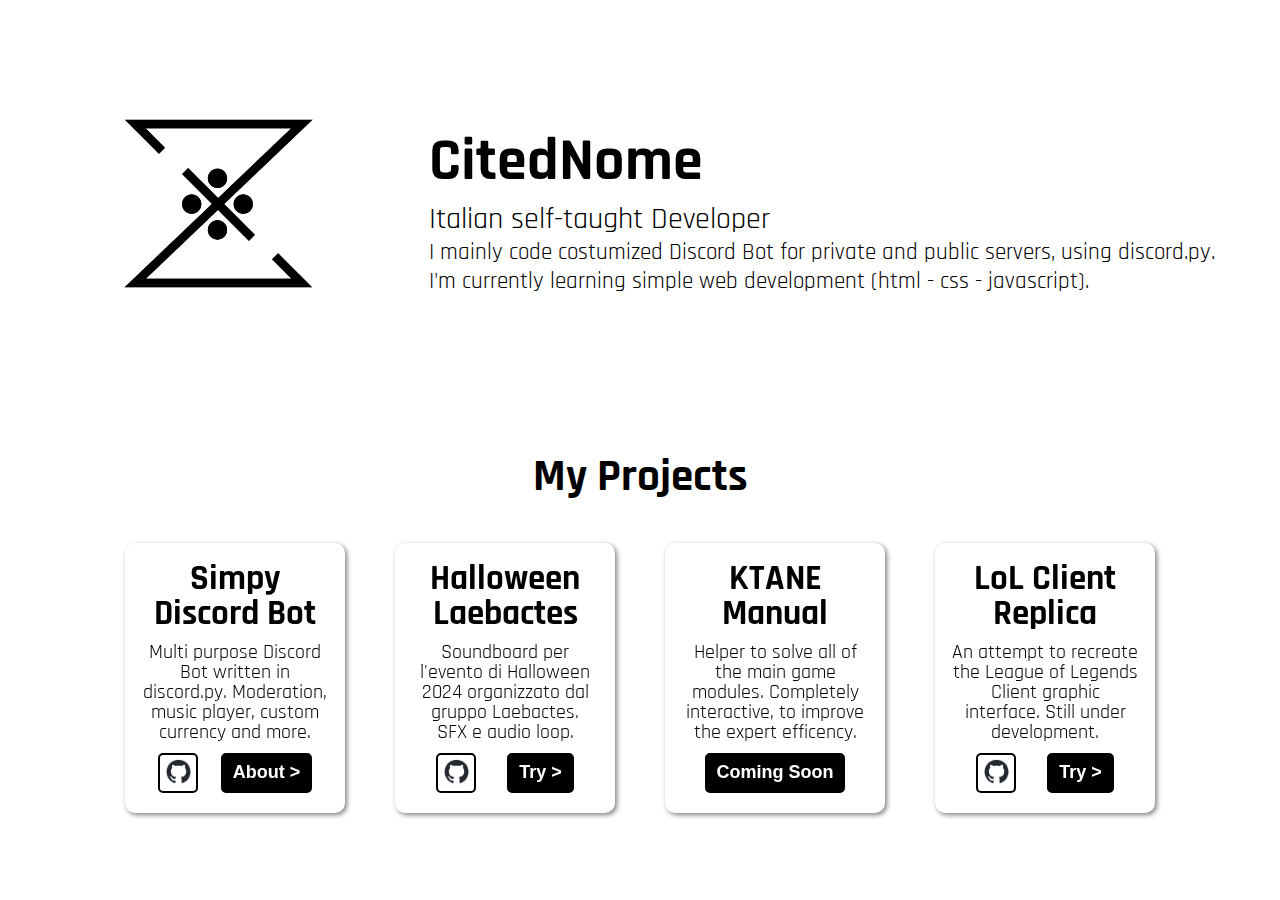
<file: index.html>
<!DOCTYPE html>
<head>
    <!-- <meta http-equiv="refresh" content="10" /> -->
    <meta charset="UTF-8">
    <script src="script.js" defer="true"></script>
    <link rel="stylesheet" href="styles.css">
    <title>CitedNome - Developer</title>
</head>
<body>
    <div id="main">
        <div id="profile">
            <div id="profile-pic-container">
                <div id="profile-pic"></div>
                <div class="outcircle"></div>
                <div id="scnd" class="outcircle"></div>
            </div>
            <div id="profile-info">
                <div id="info-container">
                    <h1>CitedNome</h1>
                    <span>Italian self-taught Developer</span>
                    <p>I mainly code costumized Discord Bot for private and public servers, using discord.py.</p>
                    <p>I'm currently learning simple web development (html - css - javascript).</p>
                </div>
            </div>
        </div>
        <div id="project-section">
            <h2>My Projects</h2>
            <div id="card-container">
                <div class="project-card">
                    <h3>Simpy Discord Bot</h3>
                    <p>Multi purpose Discord Bot written in discord.py. Moderation, music player, custom currency and more.</p>
                    <!-- <button>Coming Soon</button> -->
                    <div class="card-buttons-div">
                        <button class="gh-button" onclick="window.open('https://github.com/CitedNome/Simpy-Bot')"><img src="github-mark.png"></button>
                        <button class="card-button" onclick="window.open('https://citednome.github.io/Simpy-Bot')">About ></button>
                    </div>
                </div>
                <div class="project-card">
                    <h3>Halloween Laebactes</h3>
                    <p>Soundboard per l'evento di Halloween 2024 organizzato dal gruppo Laebactes.<br>SFX e audio loop.</p>
                    <div class="card-buttons-div">
                        <button class="gh-button" onclick="window.open('https://github.com/CitedNome/Halloween-Laebactes')"><img src="github-mark.png"></button>
                        <button class="card-button" onclick="window.open('https://citednome.github.io/Halloween-Laebactes')">Try ></button>
                    </div>
                </div>
                <div class="project-card">
                    <h3>KTANE Manual</h3>
                    <p>Helper to solve all of the main game modules. Completely interactive, to improve the expert efficency.</p>
                    <div class="card-buttons-div">
                        <!-- <button class="gh-button"></button> -->
                        <button class="card-button">Coming Soon</button>
                        <!-- <button class="card-button" onclick="window.open('tarots/first.html')">Demo ></button> -->
                    </div>
                </div>
                <div class="project-card">
                    <h3>LoL Client Replica</h3>
                    <p>An attempt to recreate the League of Legends Client graphic interface. Still under development.</p>
                    <div class="card-buttons-div">
                        <button class="gh-button" onclick="window.open('https://github.com/CitedNome/LoL_Client_Clone')"><img src="github-mark.png"></button>
                        <button class="card-button" onclick="window.open('https://citednome.github.io/LoL_Client_Clone')">Try ></button>
                    </div>
                </div>
                <!-- <div class="project-card">
                    <h3>Tarot Reading</h3>
                    <p>Get your very own daily tarot reading.<br>Find out your fate.<br>Let the cards unfold your future.</p>
                    <div class="card-buttons-div">
                        <button class="gh-button"><img src="github-mark.png"></button>
                        <button class="card-button">Coming Soon</button>
                    </div>
                </div> -->
                <!-- <div class="project-card">
                    <h3>Pallallalla Collection</h3>
                    <p>Official site of the most luxorious clothing brand.<br>All 100% original italian shittnes.</p>
                    <div class="card-buttons-div">
                        <button class="gh-button"><img src="github-mark.png"></button>
                        <button class="card-button">Coming Soon</button>
                    </div>
                </div> -->
            </div>
        </div>
    </div>
</body>
</file>
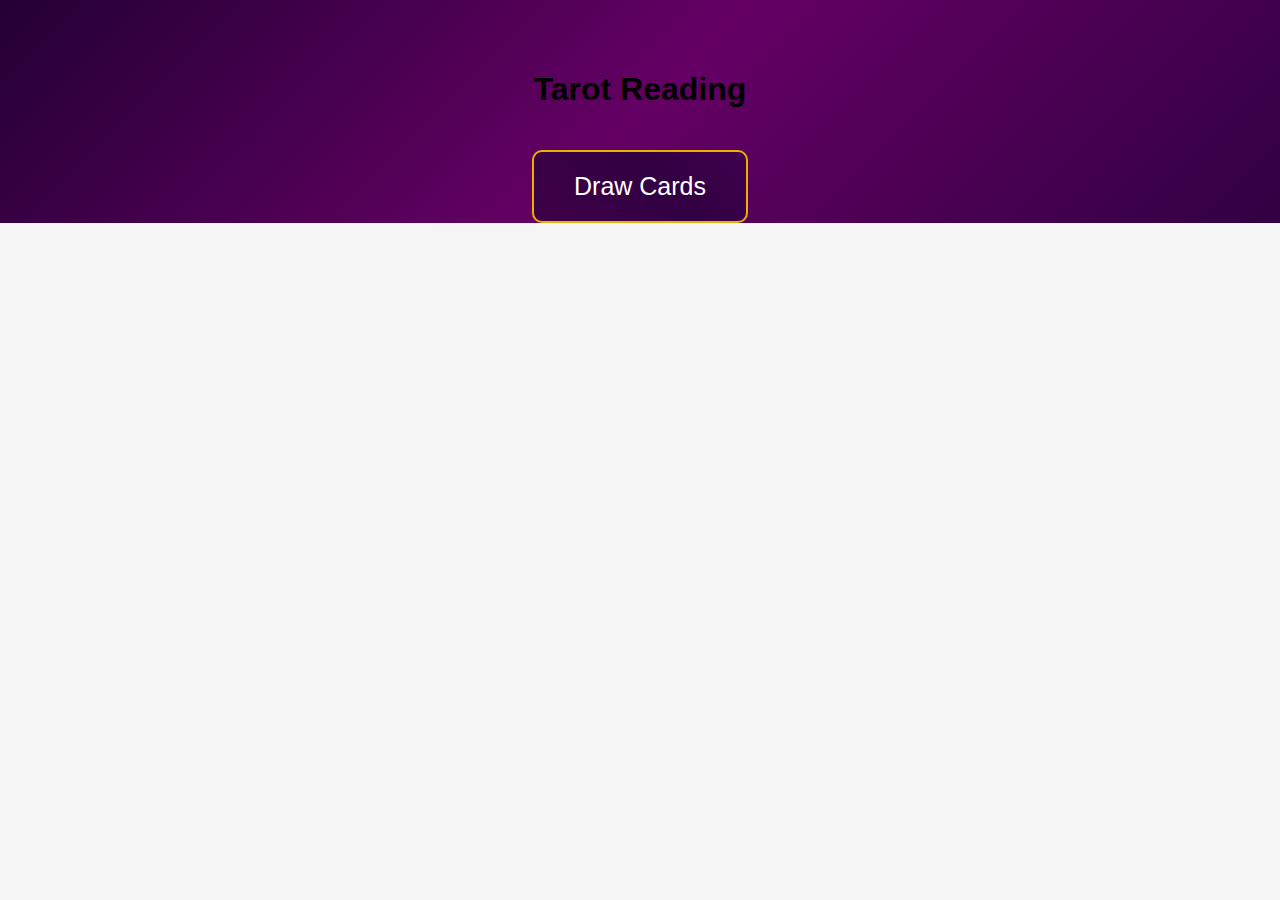
<file: tarots/first.html>
<!DOCTYPE html>
<html>
    <head>
        <meta charset="UTF-8">
        <meta name="viewport" content="width=device-width, initial-scale=1.0">
        <title>Tarot Reading</title>
        <script src="tarot_script.js" defer="true"></script>
        <link rel="stylesheet" href="tarot_style.css">
    </head>
    <body>
        <div class="container">
            <h1>Tarot Reading</h1>
            <div class="cards-container">
            </div>
            <button id="draw-cards" onclick="drawCards()">Draw Cards</button>
        </div>
    </body>
</html>
</file>
<file: styles.css>
@import url('https://fonts.googleapis.com/css2?family=Rajdhani:wght@300;400;500;600;700&family=Roboto:ital,wght@0,100;0,300;0,400;0,500;0,700;0,900;1,100;1,300;1,400;1,500;1,700;1,900&display=swap');

:root {
    --base-color: rgb(255, 255, 255);
    --accent-color: rgb(0, 0, 0);
}

body {
    text-align: center;
    color: var(--accent-color);
    font-size: 30px;
    background-color: var(--base-color);
    font-family: "Rajdhani", sans-serif;
    font-style: normal;
}

#main {
    display: grid;
    grid-template-columns: 1fr 1fr 1fr 1fr;
    grid-template-rows: 1fr 1fr;
}

#profile {
    grid-column: 1/5;
    grid-row: 1/1;
    display: grid;
    grid-template-columns: 1fr 1fr 1fr;
    grid-template-rows: 1fr;
}

#profile-pic-container {
    grid-column: 1/1;
    height: 350px;
    padding: 20px;
    position: relative;
    display: flex;
    flex-direction: row;
    align-items: center;
    background-color: none;
}

.outcircle {
    margin: 0 auto;
    width: 270px;
    height: 270px;
    position: absolute;
    z-index: -1;
    left: 50%;
    opacity: 100%;
    transform: translate(-50%);
    /* border: 15px var(--accent-color) solid; */
    border-radius: 50%;
    background-color: var(--accent-color);
    animation-name: pulse;
    animation-duration: 5s;
    animation-iteration-count: infinite;
    animation-delay: 1.85s;
}

#scnd {
    animation-delay: 1.5s;
}

@keyframes pulse {
    0% {transform: translate(-50%)}
    25% {opacity: 5%;}
    50% {opacity: 0; transform: translate(-50%) scale(1.3)}
    100% {opacity: 0; transform: translate(-50%) scale(1.3)}
}

#profile-pic {
    width: 275px;
    height: 275px;
    margin: 0 auto;
    background-image: url("logo_wob.png");
    background-size: cover;
    filter: invert();
    border-radius: 50%;
}

#profile-info {
    grid-column: 2/4;
    display: flex;
    flex-direction: row;
    text-align: left;
    align-items: center;
}

#profile-info h1 {
    margin-top: 0px;
    margin-bottom: 0px;
}

#profile-info span {
    font-size: 30px;
}

#profile-info p {
    margin-top: 0px;
    margin-bottom: 0px;
    font-size: 22.5px;
}

#project-section {
    grid-column: 1/5;
    grid-row: 2/2;
    text-align: center;
    margin: 0 auto;
}

#card-container {
    display: flex;
    flex-direction: row;
    justify-content: center;
    gap: 50px;
    text-align: center;
}

.project-card {
    height: 250px;
    width: 200px;
    padding: 10px;
    background-color: rgb(255, 255, 255);
    /* border: solid white 3px; */
    border-radius: 10px;
    filter: drop-shadow(2.5px 2.5px 2.5px gray);
    transition: all 0.5s ease;
}

.project-card:hover {
    filter: drop-shadow(5px 5px 5px gray);
}

.project-card h3 {
    line-height: 35px;
    margin-top: 7.5px;
    margin-bottom: 10px;
}

.project-card p {
    padding: 6px;
    font-size: 20px;
    line-height: 20px;
    margin-top: -5px;
    margin-bottom: 5px;
}

.card-buttons-div {
    display: flex;
    /* flex-direction: row; */
    justify-content: space-evenly;
}

.card-buttons-div button {
    position: relative;
    background-color: var(--base-color);
    border: 2.5px var(--accent-color) solid;
    border-radius: 5px;
}

.card-buttons-div .gh-button {
    height: 40px;
    width: 40px;
}

.card-buttons-div img {
    margin: 0 auto;
    height: 25px;
    width: 25px;
}

.card-buttons-div .card-button {
    height: 40px;
    font-size: large;
    font-weight: bolder;
    padding-left: 10px;
    padding-right: 10px;
    padding-top: 5px;
    padding-bottom: 5px;
    transition: all 0.5s ease;
    color: var(--base-color);
    background-color: var(--accent-color);
}

.card-buttons-div .card-button:hover {
    background-color: var(--base-color);
    color: var(--accent-color);
}
</file>
<file: tarots/tarot_style.css>
body {
    font-family: Arial, sans-serif;
    background-color: #f5f5f5;
    text-align: center;
    margin: 0;
    padding: 0;

}

.container {
    padding-top: 50px;
    background-image: linear-gradient(-45deg, rgb(50, 0, 67), rgb(100, 0, 100), rgb(36, 0, 53));
}

.cards-container {
    display: flex;
    justify-content: center;
    margin: 20px 0;
}

.card {
    color: white;
    width: 280px;
    height: 480px;
    margin: 0 20px;
    background-color: #fff;
    border: solid 4.5px rgb(235, 176, 0);
    border-radius: 20px;
    box-shadow: 0 4px 10px rgba(0, 0, 0, 0.1);
    background-image: url("card1.png");
    background-size: cover;
    transition: all 1.25s;
    font-size: 22.5px;
}

.card:hover {
    scale: 1.075;
}

.cards-container:has(.card:hover) .card:not(:hover) {
    filter: blur(1px);
}

button {
    padding: 20px 40px;
    font-size: 25px;
    cursor: pointer;
    border: solid 2px rgb(235, 176, 0);
    background-image: linear-gradient(45deg, rgb(78, 0, 78), rgb(50, 0, 67), rgb(100, 0, 100), rgb(36, 0, 53));
    color: #fff;
    border-radius: 10px;
    background-size: 400% 400%;
    animation: 10s buttonBgAn ease infinite forwards;
    transition: all 1s;
}

button:hover {
    box-shadow: 0 10px 20px rgba(88, 0, 105, 0.63);
}

@keyframes buttonBgAn {
    0% {
        background-position: 0% 0%;
    }
    50% {
        background-position: 100% 50%;
    }
    100% {
        background-position: 0% 0%;
    }
  }
</file>
